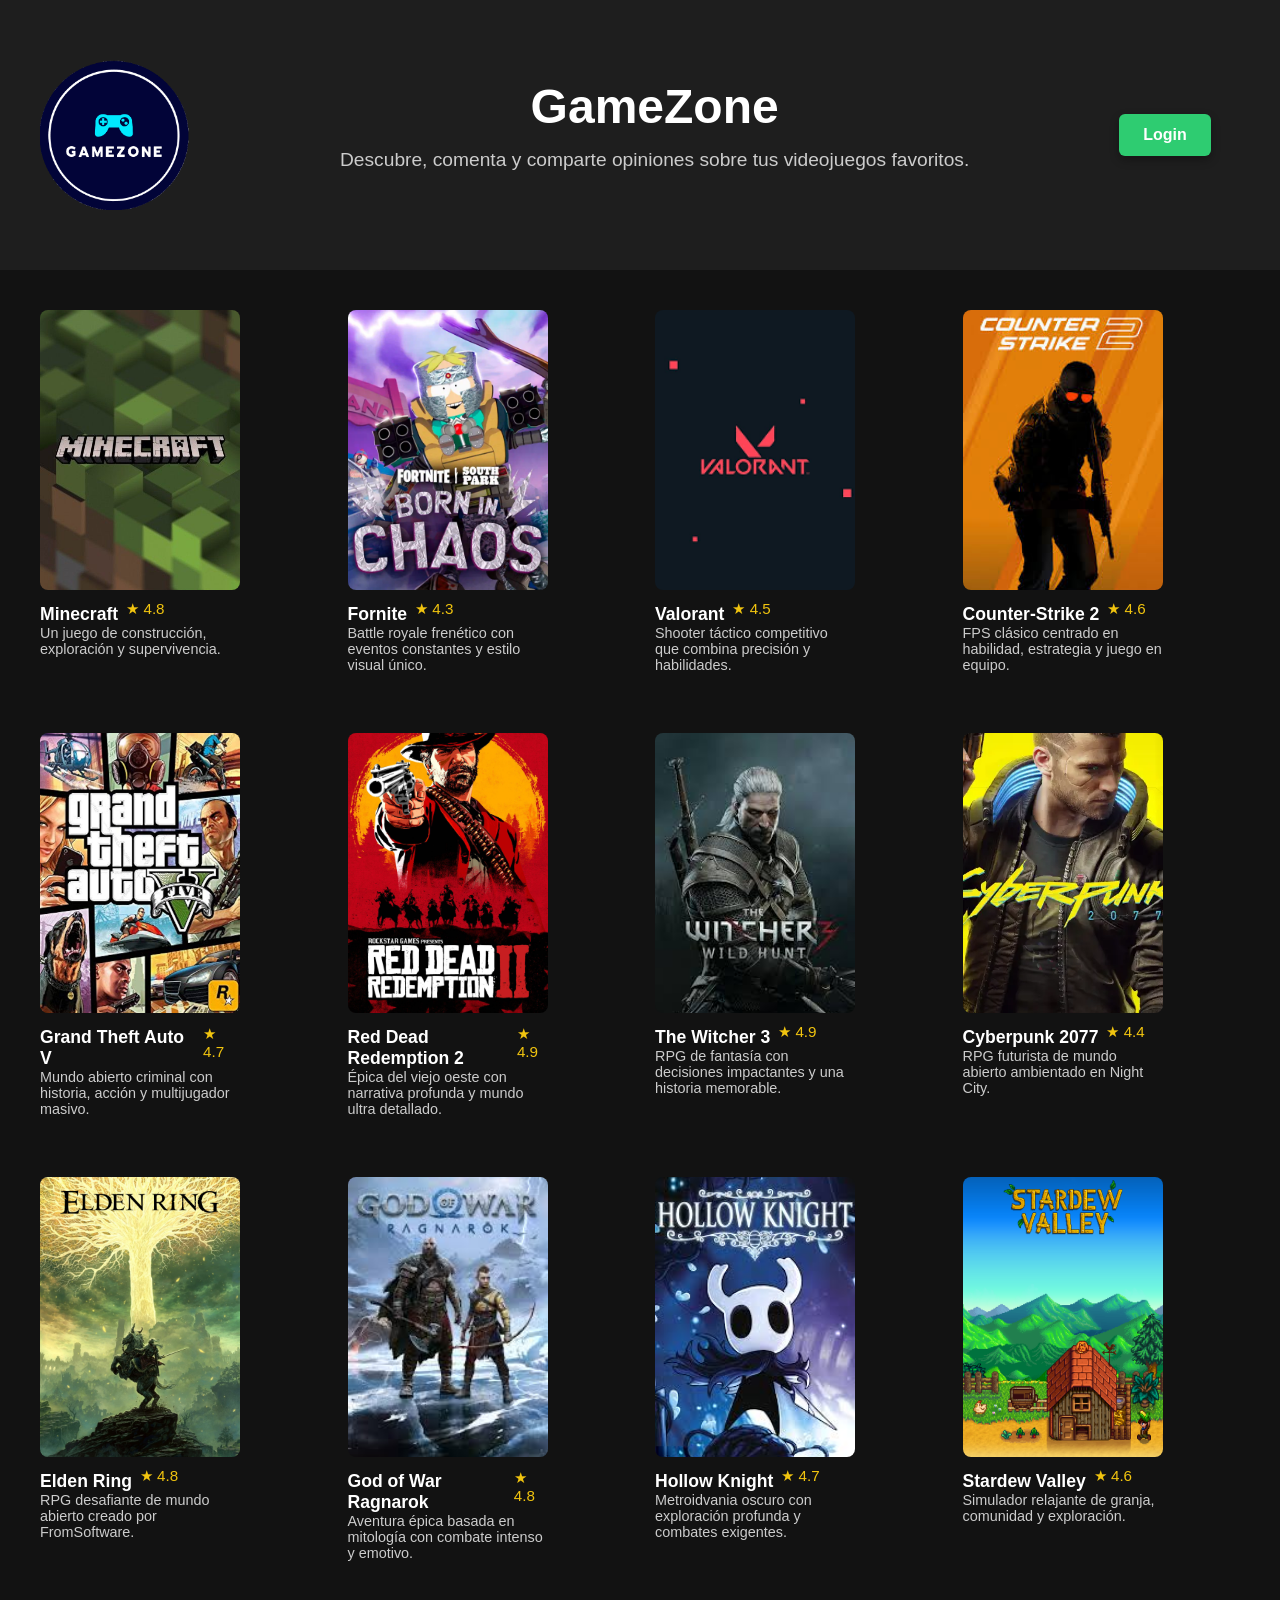
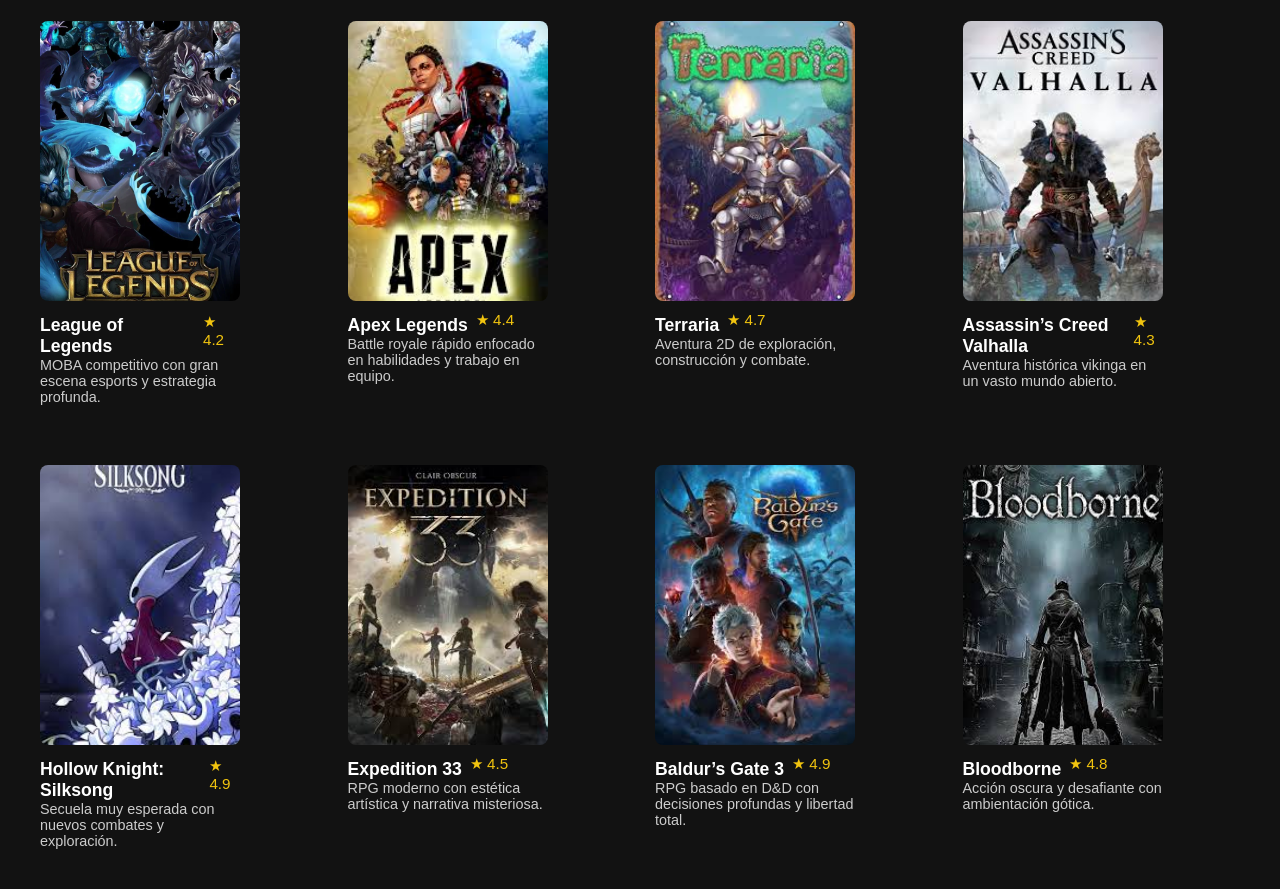
<file: games/index.html>
<!DOCTYPE html>
<html lang="en">
<head>
    <meta charset="UTF-8">
    <meta name="viewport" content="width=device-width, initial-scale=1.0">
    <title>Gamezone</title>
    <link rel="stylesheet" href="../css/estilos_index.css">
</head>
<body>
    <header class="hero">
    <div class="hero-contenido">
        <div class="hero-izquierda">
            <img src="../assets/iconos/logo GameZone.png" alt="GameZone Logo" class="logo">
        </div>

        <div class="hero-texto">
            <h1>GameZone</h1>
            <p>Descubre, comenta y comparte opiniones sobre tus videojuegos favoritos.</p>
        </div>

        <div class="hero-derecha">
            <a href="#" class="login-btn">Login</a>
        </div>

    </div>
</header>

   <main>
    <section class="games-grid">

        <article class="game-card">
            <a href= "game.html?id=minecraft" class="game-link">
                <img src="../assets/iconos/Portadas/portada_minecraft.jpg" alt="Minecraft">

                <div class="game-title">
                    <h2>Minecraft</h2>
                    <span class="rating">★ 4.8</span>
                </div>

                <p>Un juego de construcción, exploración y supervivencia.</p>
            </a>
        </article>

        <!-- Copias esta card para más juegos -->
        <article class="game-card">
             <a href="game.html?id=fornite" class="game-link">
                <img src="../assets/iconos/Portadas/portada_Fornite2.webp" alt="Minecraft">

                <div class="game-title">
                    <h2>Fornite</h2>
                    <span class="rating">★ 4.3</span>
                </div>

                <p>Battle royale frenético con eventos constantes y estilo visual único.</p>
            </a>
        </article>

        <article class="game-card">
             <a href="game.html?id=valorant" class="game-link">
                <img src="../assets/iconos/Portadas/portada_Valorant.png" alt="Minecraft">

                <div class="game-title">
                    <h2>Valorant</h2>
                    <span class="rating">★ 4.5</span>
                </div>

                <p>Shooter táctico competitivo que combina precisión y habilidades.</p>
            </a>
        </article>

        <article class="game-card">
             <a href="game.html?id=conterstrike2" class="game-link">
                <img src="../assets/iconos/Portadas/portada_Conter2.jpg" alt="Minecraft">

                <div class="game-title">
                    <h2>Counter-Strike 2</h2>
                    <span class="rating">★ 4.6</span>
                </div>

                <p>FPS clásico centrado en habilidad, estrategia y juego en equipo.</p>
            </a>
        </article>

        <article class="game-card">
             <a href="game.html?id=gta5" class="game-link">
                <img src="../assets/iconos/Portadas/portada_GTA5.jpg" alt="Minecraft">

                <div class="game-title">
                    <h2>Grand Theft Auto V</h2>
                    <span class="rating">★ 4.7</span>
                </div>

                <p>Mundo abierto criminal con historia, acción y multijugador masivo.</p>
            </a>
        </article>

         <article class="game-card">
             <a href="game.html?id=rdr2" class="game-link">
                <img src="../assets/iconos/Portadas/portada_RDR2.jpg" alt="Minecraft">

                <div class="game-title">
                    <h2>Red Dead Redemption 2</h2>
                    <span class="rating">★ 4.9</span>
                </div>

                <p>Épica del viejo oeste con narrativa profunda y mundo ultra detallado.</p>
            </a>
        </article>

         <article class="game-card">
             <a href="game.html?id=thewitcher3" class="game-link">
                <img src="../assets/iconos/Portadas/portada_TW3.jpg" alt="Minecraft">

                <div class="game-title">
                    <h2>The Witcher 3</h2>
                    <span class="rating">★ 4.9</span>
                </div>

                <p>RPG de fantasía con decisiones impactantes y una historia memorable.</p>
            </a>
        </article>

         <article class="game-card">
             <a href="game.html?id=cyberpunk2077" class="game-link">
                <img src="../assets/iconos/Portadas/portada_Cy2077.webp" alt="Minecraft">

                <div class="game-title">
                    <h2>Cyberpunk 2077</h2>
                    <span class="rating">★ 4.4</span>
                </div>

                <p>RPG futurista de mundo abierto ambientado en Night City.</p>
            </a>
        </article>

         <article class="game-card">
             <a href="game.html?id=eldenring" class="game-link">
                <img src="../assets/iconos/Portadas/portada_ER.png" alt="Minecraft">

                <div class="game-title">
                    <h2>Elden Ring</h2>
                    <span class="rating">★ 4.8</span>
                </div>

                <p>RPG desafiante de mundo abierto creado por FromSoftware.</p>
            </a>
        </article>

         <article class="game-card">
             <a href="game.html?id=gowr" class="game-link">
                <img src="../assets/iconos/Portadas/portada_GOW.jpg" alt="Minecraft">

                <div class="game-title">
                    <h2>God of War Ragnarok</h2>
                    <span class="rating">★ 4.8</span>
                </div>

                <p>Aventura épica basada en mitología con combate intenso y emotivo.</p>
            </a>
        </article>

         <article class="game-card">
             <a href="game.html?id=hollowknigth" class="game-link">
                <img src="../assets/iconos/Portadas/portada_HK.jpg" alt="Minecraft">

                <div class="game-title">
                    <h2>Hollow Knight</h2>
                    <span class="rating">★ 4.7</span>
                </div>

                <p>Metroidvania oscuro con exploración profunda y combates exigentes.</p>
            </a>
        </article>

        <article class="game-card">
             <a href="game.html?id=stardewvalley" class="game-link">
                <img src="../assets/iconos/Portadas/portada_SV.png" alt="Minecraft">

                <div class="game-title">
                    <h2>Stardew Valley</h2>
                    <span class="rating">★ 4.6</span>
                </div>

                <p>Simulador relajante de granja, comunidad y exploración.</p>
            </a>
        </article>

                <article class="game-card">
             <a href="game.html?id=lol" class="game-link">
                <img src="../assets/iconos/Portadas/portada_LOL.webp" alt="Minecraft">

                <div class="game-title">
                    <h2>League of Legends</h2>
                    <span class="rating">★ 4.2</span>
                </div>

                <p>MOBA competitivo con gran escena esports y estrategia profunda.</p>
            </a>
        </article>

                <article class="game-card">
             <a href="game.html?id=apex" class="game-link">
                <img src="../assets/iconos/Portadas/portada_Apex.jpg" alt="Minecraft">

                <div class="game-title">
                    <h2>Apex Legends</h2>
                    <span class="rating">★ 4.4</span>
                </div>

                <p>Battle royale rápido enfocado en habilidades y trabajo en equipo.</p>
            </a>
        </article>

                <article class="game-card">
             <a href="game.html?id=terraria" class="game-link">
                <img src="../assets/iconos/Portadas/portada_terraria.jpg" alt="Minecraft">

                <div class="game-title">
                    <h2>Terraria</h2>
                    <span class="rating">★ 4.7</span>
                </div>

                <p>Aventura 2D de exploración, construcción y combate.</p>
            </a>
        </article>

        <article class="game-card">
             <a href="game.html?id=assasincreed"class="game-link">
                <img src="../assets/iconos/Portadas/portada_ASCV.jpg" alt="Minecraft">

                <div class="game-title">
                    <h2>Assassin’s Creed Valhalla</h2>
                    <span class="rating">★ 4.3</span>
                </div>

                <p>Aventura histórica vikinga en un vasto mundo abierto.</p>
            </a>
        </article>

         <article class="game-card">
             <a href="game.html?id=silksong" class="game-link">
                <img src="../assets/iconos/Portadas/portada_silksong.jpg" alt="Minecraft">

                <div class="game-title">
                    <h2>Hollow Knight: Silksong</h2>
                    <span class="rating">★ 4.9</span>
                </div>

                <p>Secuela muy esperada con nuevos combates y exploración.</p>
            </a>
        </article>

         <article class="game-card">
             <a href="game.html?id=expedition33" class="game-link">
                <img src="../assets/iconos/Portadas/portada_E33.jpg" alt="Minecraft">

                <div class="game-title">
                    <h2>Expedition 33</h2>
                    <span class="rating">★ 4.5</span>
                </div>

                <p>RPG moderno con estética artística y narrativa misteriosa.</p>
            </a>
        </article>

         <article class="game-card">
             <a href="game.html?id=baldurgate3" class="game-link">
                <img src="../assets/iconos/Portadas/portada_BLGT3.jpg" alt="Minecraft">

                <div class="game-title">
                    <h2>Baldur’s Gate 3</h2>
                    <span class="rating">★ 4.9</span>
                </div>

                <p>RPG basado en D&D con decisiones profundas y libertad total.</p>
            </a>
        </article>

         <article class="game-card">
             <a href="game.html?id=bloodborne" class="game-link">
                <img src="../assets/iconos/Portadas/portada_bloodborne.jpg" alt="Minecraft">

                <div class="game-title">
                    <h2>Bloodborne</h2>
                    <span class="rating">★ 4.8</span>
                </div>

                <p>Acción oscura y desafiante con ambientación gótica.</p>
            </a>
        </article>

    </section>
</main>

    
</body>
    
</html>
</file>
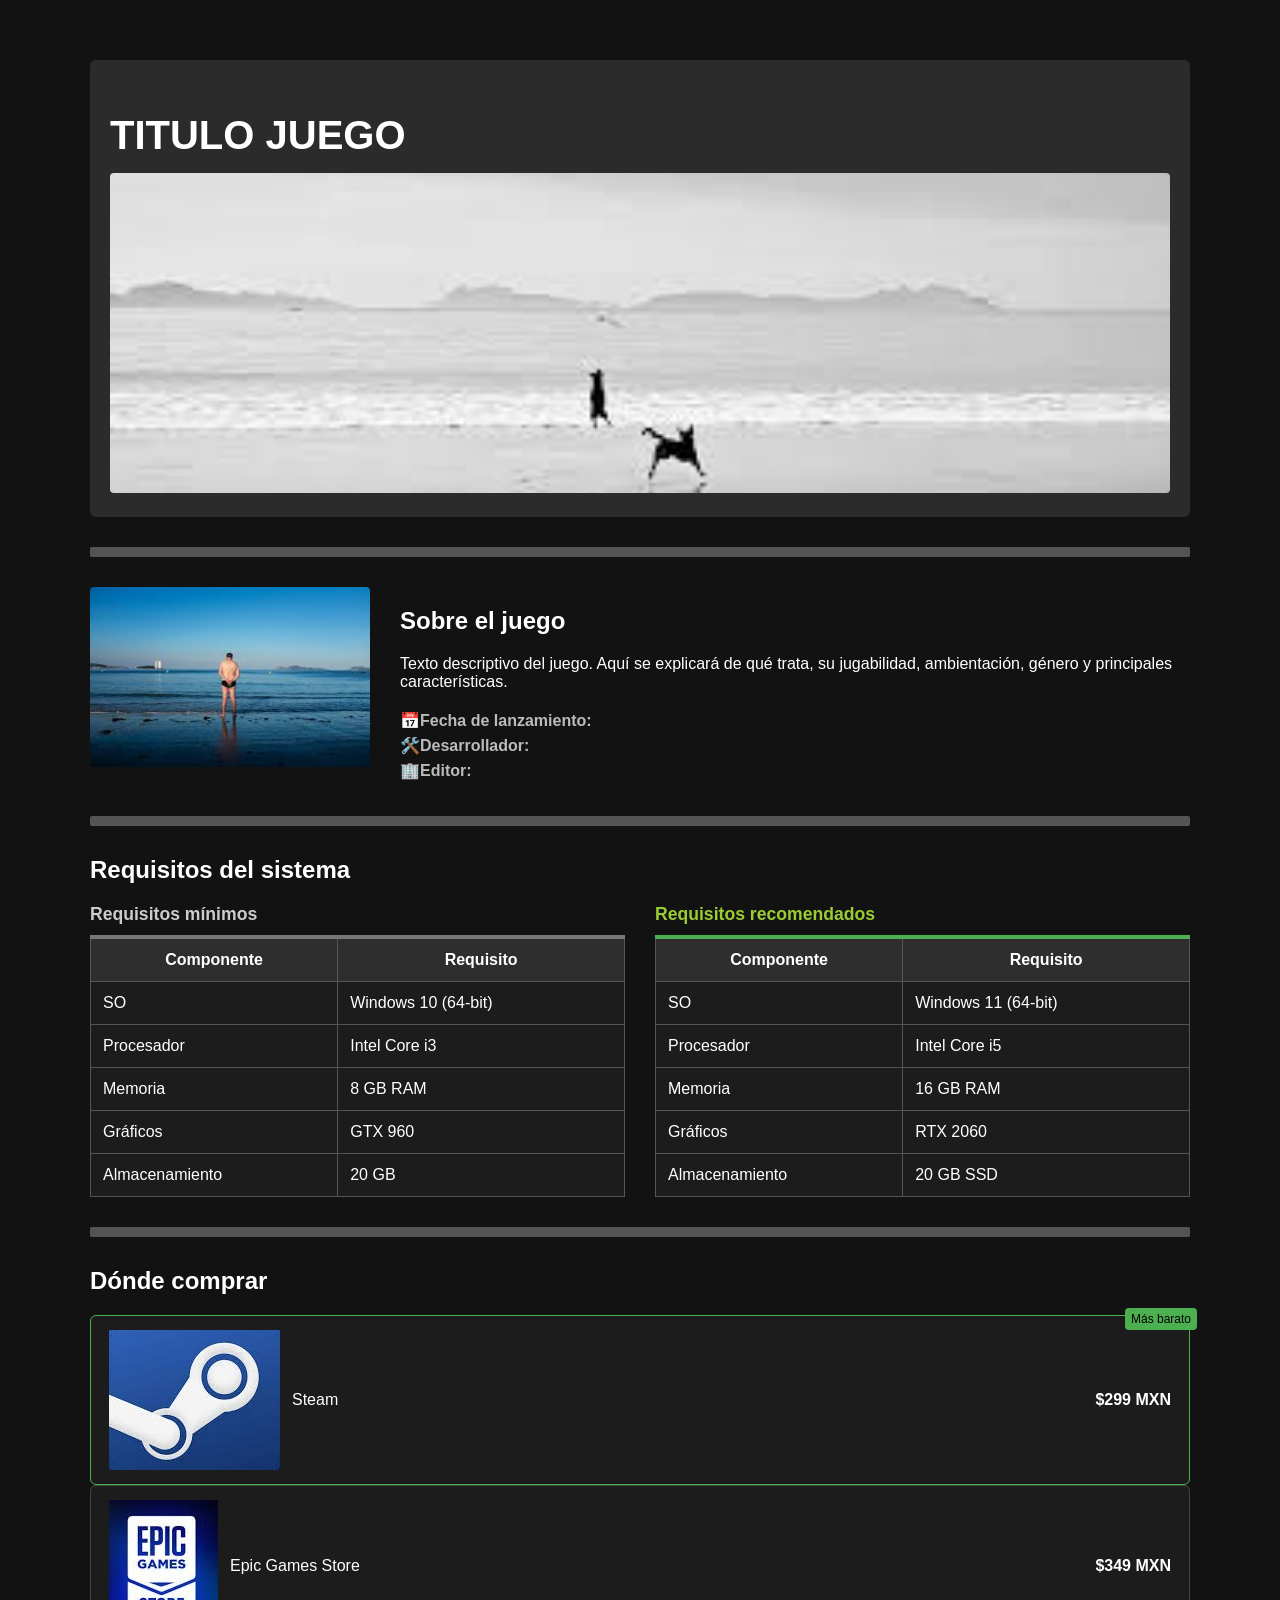
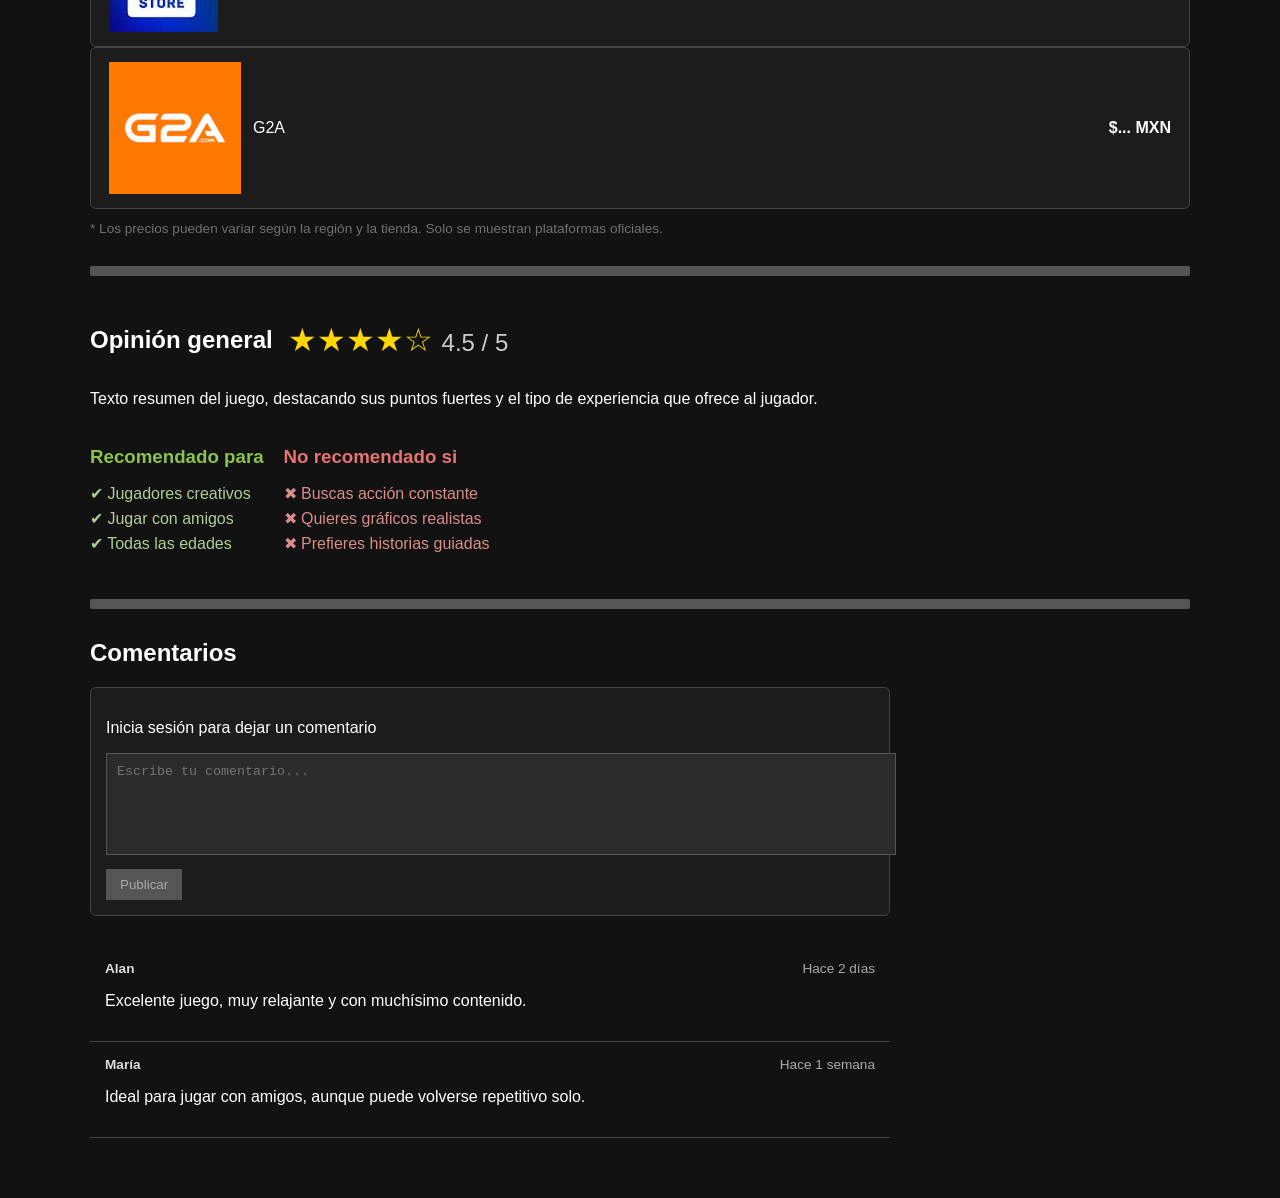
<file: games/game.html>
<!DOCTYPE html>
<html lang="en">
<head>
    <meta charset="UTF-8">
    <meta name="viewport" content="width=device-width, initial-scale=1.0">
    <title>TITULO JUEGO | GameZone</title>
    <link rel="stylesheet" href="../css/estilos.css">
</head>

<body>

<main class="game-page">

    <!-- HEADER DEL JUEGO -->
    <section class="game-hero">
        <h1 id="game-title" class="game-title">TITULO JUEGO</h1>
        <img id="game-hero-img" src="../assets/imagenes/imagen_molde.jpg" alt="Imagen del juego">
    </section>


    <hr class="section-divider">
    <!-- SOBRE EL JUEGO -->
  <section class="game-section about-game">
        <img id="about-game-img" src="../assets/imagenes/imagen_molde2.jpg" alt="Imagen del juego">

        <div class="about-text">
            <h2>Sobre el juego</h2>
            <p id="game-description">
                Texto descriptivo del juego. Aquí se explicará de qué trata, su jugabilidad,
                ambientación, género y principales características.
            </p>

            <div class="game-meta">
                <p id="game-release">📅<strong>Fecha de lanzamiento:</strong> </p>
                <p id="game-dev">🛠️<strong>Desarrollador:</strong> </p>
                <p id="game-publisher">🏢<strong>Editor:</strong> </p>
            </div>
        </div>
    </section>


    <hr class="section-divider">

    <!-- REQUISITOS -->
   <section class="game-section">
    <h2>Requisitos del sistema</h2>

    <div class="requirements-container">

        <!-- MÍNIMOS -->
        <table class="requirements-table">
            <caption>Requisitos mínimos</caption>
            <tr>
                <th>Componente</th>
                <th>Requisito</th>
            </tr>
            <tr>
                <td>SO</td>
                <td id="min-so">Windows 10 (64-bit)</td>
            </tr>
            <tr>
                <td>Procesador</td>
                <td id="min-cpu">Intel Core i3</td>
            </tr>
            <tr>
                <td>Memoria</td>
                <td id="min-ram">8 GB RAM</td>
            </tr>
            <tr>
                <td>Gráficos</td>
                <td id="min-gpu">GTX 960</td>
            </tr>
            <tr>
                <td>Almacenamiento</td>
                <td id="min-storage">20 GB</td>
            </tr>
        </table>

        <!-- RECOMENDADOS -->
        <table class="requirements-table">
            <caption>Requisitos recomendados</caption>
            <tr>
                <th>Componente</th>
                <th>Requisito</th>
            </tr>
            <tr>
                <td>SO</td>
                <td id="rec-so">Windows 11 (64-bit)</td>
            </tr>
            <tr>
                <td>Procesador</td>
                <td id="rec-cpu">Intel Core i5</td>
            </tr>
            <tr>
                <td>Memoria</td>
                <td id="rec-ram">16 GB RAM</td>
            </tr>
            <tr>
                <td>Gráficos</td>
                <td id="rec-gpu">RTX 2060</td>
            </tr>
            <tr>
                <td>Almacenamiento</td>
                <td id="rec-storage">20 GB SSD</td>
            </tr>
        </table>

    </div>
</section>



    <hr class="section-divider">

    <!-- DÓNDE COMPRAR -->
    <section class="game-section">
    <h2>Dónde comprar</h2>

    <div id= "store-list" class="store-list">

        <a href="#" class="store-card best-price">
            <img src="../assets/iconos/stores/logo_steam.jpg" alt="Steam">
            <span>Steam</span>
            <span class="price">$299 MXN</span>
            <span class="badge">Más barato</span>
        </a>

        <a href="#" class="store-card">
            <img src="../assets/iconos/stores/logo_epic_games.jpg" alt="Epic Games">
            <span>Epic Games Store</span>
            <span class="price">$349 MXN</span>
        </a>

        <a href="#" class="store-card">
            <img src="../assets/iconos/stores/logo_G2A.png" alt="G2A">
            <span>G2A</span>
            <span class="price">$... MXN</span>
        </a>

    </div>

    <p class="price-note">
    * Los precios pueden variar según la región y la tienda.  
    Solo se muestran plataformas oficiales.
    </p>

</section>


    <hr class="section-divider">

    <!-- OPINIÓN GENERAL -->
   <section class="game-section opinion">
    <div class="opinion-header">
        <h2>Opinión general</h2>
        <div id = "game-rating" class="rating">
            ★★★★☆ <span>4.5 / 5</span>
        </div>
    </div>

    <p id = "opinion-text" class="opinion-text">
        Texto resumen del juego, destacando sus puntos fuertes y el tipo de experiencia
        que ofrece al jugador.
    </p>

    <div class="recommendations">
        <div>
            <h3>Recomendado para</h3>
            <ul id="recommended-list">
                <li>✔ Jugadores creativos</li>
                <li>✔ Jugar con amigos</li>
                <li>✔ Todas las edades</li>
            </ul>
        </div>

        <div>
            <h3>No recomendado si</h3>
            <ul id="not-recommended-list">
                <li>✖ Buscas acción constante</li>
                <li>✖ Quieres gráficos realistas</li>
                <li>✖ Prefieres historias guiadas</li>
            </ul>
        </div>
    </div>
</section>


    <hr class="section-divider">

    <!-- COMENTARIOS -->
    <section class="game-section comments">
    <h2>Comentarios</h2>

    <!-- FORMULARIO -->
    <div class="comment-form">
        <p>Inicia sesión para dejar un comentario</p>

        <textarea placeholder="Escribe tu comentario..." disabled></textarea>
        <button disabled>Publicar</button>
    </div>

    <!-- LISTA DE COMENTARIOS -->
    <div class="comment-list">

        <div class="comment">
            <div class="comment-header">
                <span class="comment-user">Alan</span>
                <span class="comment-date">Hace 2 días</span>
            </div>

            <p class="comment-text">
                Excelente juego, muy relajante y con muchísimo contenido.
            </p>
        </div>

        <div class="comment">
            <div class="comment-header">
                <span class="comment-user">María</span>
                <span class="comment-date">Hace 1 semana</span>
            </div>

            <p class="comment-text">
                Ideal para jugar con amigos, aunque puede volverse repetitivo solo.
            </p>
        </div>

    </div>
</section>


</main>
<script src="../js/game.js"></script>
</body>
</html>
</file>
<file: css/estilos_index.css>
/* ====== BASE ====== */
body {
    margin: 0;
    font-family: Arial, sans-serif;
    background-color: #121212;
    color: #ffffff;
}

/* ====== HERO ====== */
.hero {
    padding: 60px 40px;
    background-color: #1e1e1e;
    text-align: center;
}

.hero-contenido {
    display: flex;
    align-items: center;
    gap: 150px;
    max-width: 1200px;
    margin: 0 auto;
}

.hero-izquierda,
.hero-derecha {
    display: flex;
    align-items: center;
}

.hero-texto {
    display: flex;
    flex-direction: column;
    align-items: center; /* centra horizontalmente */
    text-align: center;
}


.logo {
    width: 150px;
    height: auto;
}

.hero-texto h1 {
    margin: 0;
    font-size: 3rem;
}

.hero-texto p {
    margin-top: 15px;
    font-size: 1.2rem;
    color: #cccccc;
}

.login-btn {
    background-color: #2ecc71;
    color: #ffffff;
    padding: 12px 24px;
    text-decoration: none;
    border-radius: 6px;
    font-weight: bold;
    box-shadow: 0 4px 10px rgba(0,0,0,0.3);
}

.login-btn:hover {
    background-color: #27ae60;
}

/* ====== MAIN ====== */
main {
    max-width: 1200px;
    margin: 40px auto;
    padding: 0 30px;
}

/* ====== GAME CARD ====== */
.game-link {
    text-decoration: none;
    color: inherit;
    display: block;
}

.game-card {
    width: 200px;
    display: flex;
    flex-direction: column;
    align-items: flex-start;
    transition: transform 0.3s ease;
}

.game-card img {
    width: 100%;
    height: 280px;
    object-fit: cover;
    border-radius: 8px;
    transition: transform 0.3s ease, box-shadow 0.3s ease;
}

.game-card:hover img {
    transform: scale(1.05);
    cursor: pointer;
    box-shadow:
        0 0 15px rgba(255, 255, 255, 0.6),
        0 0 30px rgba(255, 255, 255, 0.3);
}

.game-title {
    display: flex;
    align-items: center;
    gap: 8px; /* espacio entre nombre y estrella */
}


.game-title h2 {
    margin: 10px 0 0;
    font-size: 1.1rem;
}

.rating {
    color: #f1c40f;
    font-size: 0.95rem;
}

.game-card p {
    margin: 0;
    font-size: 0.9rem;
    color: #ccc;
}

.games-grid {
    display: grid;
    grid-template-columns: repeat(4, 1fr);
    column-gap: 30px;
    row-gap: 60px;
}
</file>
<file: css/estilos.css>
body {
    margin: 0;
    font-family: Arial, sans-serif;
    background-color: #121212;
    color: #ffffff;
}

.hero {
    padding: 60px 40px;
    background-color: #1e1e1e;
    text-align: center;
}

.hero-contenido {
    display: flex;
    align-items: center;
    gap: 150px;
    max-width: 1200px;
    margin: 0 auto;
}


.hero-left,
.hero-text,
.hero-right {
    display: flex;
    align-items: center;
}

.logo {
    width: 150px;
    height: auto;
}

.hero-texto h1 {
    margin: 0;
    font-size: 3rem;
}

.hero-texto p {
    margin-top: 15px;
    font-size: 1.2rem;
    color: #cccccc;
}

.login-btn {
    background-color: #2ecc71;
    color: #ffffff;
    padding: 12px 24px;
    text-decoration: none;
    border-radius: 6px;
    font-weight: bold;
    box-shadow: 0 4px 10px rgba(0,0,0,0.3);

}

.login-btn:hover {
    background-color: #27ae60;
}

main {
    max-width: 1200px;
    margin: 40px auto;
    padding: 0 30px;
}

.game-link {
    text-decoration: none;
    color: inherit;
    display: block;
}

.game-card {
    width: 200px;
    display: flex;
    flex-direction: column;
    align-items: flex-start;
    transition: transform 0.3s ease;

}

.game-card img {
    width: 100%;
    height: 280px;
    object-fit: cover;
    border-radius: 8px;

    transition: 
        transform 0.3s ease,
        box-shadow 0.3s ease;
}

.game-card:hover img {
    transform: scale(1.05);
    cursor: pointer;
    box-shadow: 
        0 0 15px rgba(255, 255, 255, 0.6),
        0 0 30px rgba(255, 255, 255, 0.3);
}

.game-title {
    margin-bottom: 15px;
    font-size: 2.5rem;
}


.game-title h2 {
    margin: 10px 0 0;
    font-size: 1.1rem;
}

.rating {
    color: #f1c40f;
    font-size: 0.95rem;
}


.game-card p {
    margin: 0;
    font-size: 0.9rem;
    color: #ccc;
}

.game-page {
    max-width: 1100px;
    margin: 60px auto;
    padding: 0 30px;
}

.game-hero {
    max-width: 1100px;
    margin: 0 auto;
    background-color: #2b2b2b;
    padding: 20px;
    border-radius: 6px;
}

.game-hero img {
    width: 100%;
    height: 320px;
    object-fit: cover;
    border-radius: 4px;
}

.section-divider {
    margin: 30px 0;
    border: none;
    height: 10px;              /* más ancha */
    background-color: #555;   /* gris */
    border-radius: 2px;
}

.about-game {
    display: flex;
    gap: 30px;
    align-items: flex-start;
}

.about-game img {
    width: 280px;
    height: 180px;
    object-fit: cover;
    border-radius: 4px;
}

.about-text {
    flex: 1;
}

.game-meta {
    margin-top: 20px;
    color: #bbb;
}

.game-meta p {
    margin: 6px 0;
}


.requirements-table {
    width: 100%;
    border-collapse: collapse;
    background-color: #1c1c1c;
}

.requirements-table caption {
    caption-side: top;
    text-align: left;
    font-weight: bold;
    margin-bottom: 10px;
    font-size: 1.1rem;
}

.requirements-table th,
.requirements-table td {
    border: 1px solid #555;
    padding: 12px;
}

.requirements-table th {
    background-color: #2e2e2e;
}

.requirements-table tr:nth-child(even) {
    background-color: #1c1c1c;
}

.requirements-container {
    display: grid;
    grid-template-columns: 1fr 1fr;
    gap: 30px;
    margin-top: 20px;
}

.requirements-table:first-child caption {
    color: #ccc;
}

.requirements-table:last-child caption {
    color: #9acd32; /* verde suave */
}

.requirements-table:first-child {
    border-top: 4px solid #777;
}

.requirements-table:last-child {
    border-top: 4px solid #4caf50;
}

.store-card {
    position: relative;
    display: flex;
    align-items: center;
    gap: 12px;
    padding: 14px 18px;
    background-color: #1c1c1c;
    border: 1px solid #444;
    border-radius: 6px;
    text-decoration: none;
    color: #fff;
}

.store-card .price {
    margin-left: auto;
    font-weight: bold;
}

.store-card.best-price {
    border-color: #4caf50;
}

.store-card .badge {
    position: absolute;
    top: -8px;
    right: -8px;
    background-color: #4caf50;
    color: #000;
    font-size: 0.75rem;
    padding: 4px 6px;
    border-radius: 4px;
}

.price-note {
    margin-top: 12px;
    font-size: 0.85rem;
    color: #888;
    opacity: 0.8;
}
.opinion-header {
    display: flex;
    align-items: center;
    gap: 15px;
    margin-bottom: 15px;
}

.rating {
    font-size: 2rem;
    color: gold;
}

.rating span {
    font-size: 1.5rem;
    color: #ccc;
}


.opinion-text {
    margin-bottom: 20px;
    max-width: 800px;
}

.recommendations {
    display: flex;
    gap: 20px;        /* antes 40px */
    max-width: 700px; /* evita que se estire demasiado */
}


.recommendations ul {
    list-style: none;
    padding: 0;
}

.recommendations li {
    margin: 6px 0;
}

.recommendations h3 {
    margin-bottom: 10px;
}

.recommendations div:first-child h3 {
    color: #8bc34a; /* verde suave */
}

.recommendations div:last-child h3 {
    color: #e57373; /* rojo suave */
}


.recommendations div:first-child li {
    color: #c5e1a5;
}

.recommendations div:last-child li {
    color: #ef9a9a;
}


.recommendations div:first-child li,
.recommendations div:last-child li {
    opacity: 0.9;
}

.comments {
    max-width: 800px;
}

.comment-form {
    margin-bottom: 30px;
    padding: 15px;
    background-color: #1c1c1c;
    border: 1px solid #444;
    border-radius: 6px;
}

.comment-form textarea {
    width: 100%;
    height: 80px;
    background-color: #2b2b2b;
    border: 1px solid #555;
    color: #fff;
    padding: 10px;
    resize: none;
}

.comment-form button {
    margin-top: 10px;
    padding: 8px 14px;
    background-color: #555;
    border: none;
    color: #aaa;
    cursor: not-allowed;
}

.comment {
    padding: 15px;
    border-bottom: 1px solid #444;
}

.comment-header {
    display: flex;
    justify-content: space-between;
    font-size: 0.85rem;
    color: #aaa;
    margin-bottom: 6px;
}

.comment-user {
    font-weight: bold;
    color: #ddd;
}
</file>
